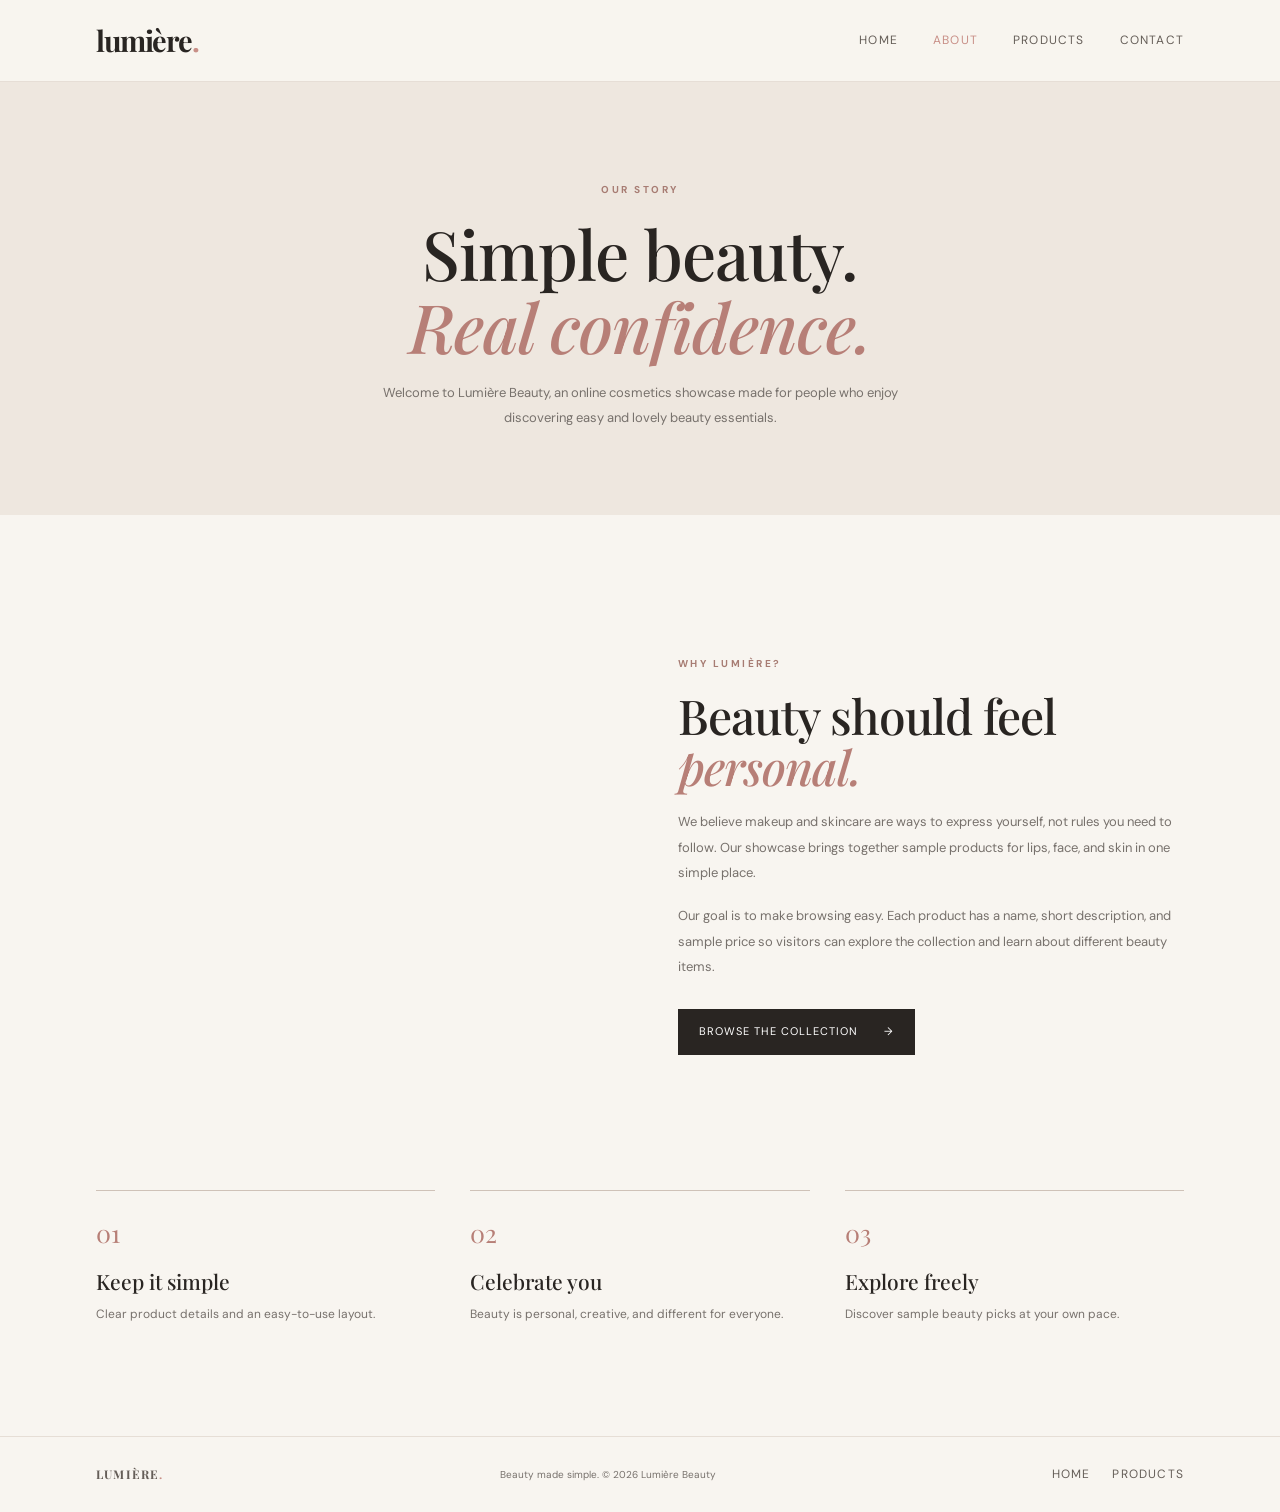
<file: about.html>
<!DOCTYPE html>
<html lang="en">
<head>
  <meta charset="UTF-8">
  <meta name="viewport" content="width=device-width, initial-scale=1.0">
  <meta name="description" content="Learn about Lumière Beauty and our simple approach to everyday cosmetics.">
  <title>About | Lumière Beauty</title>
  <link rel="stylesheet" href="css/style.css">
</head>
<body>
  <header class="site-header">
    <a class="logo" href="index.html">lumière<span>.</span></a>
    <nav class="main-nav" aria-label="Main navigation">
      <a href="index.html">Home</a><a class="active" href="about.html">About</a><a href="gallery.html">Products</a><a href="index.html#contact">Contact</a>
    </nav>
  </header>
  <main>
    <section class="page-hero about-hero">
      <p class="eyebrow">OUR STORY</p><h1>Simple beauty.<br><em>Real confidence.</em></h1>
      <p>Welcome to Lumière Beauty, an online cosmetics showcase made for people who enjoy discovering easy and lovely beauty essentials.</p>
    </section>
    <section class="about-layout section-wrap">
      <div class="about-photo" role="img" aria-label="Beauty products arranged on a clean vanity"></div>
      <div class="about-text">
        <p class="eyebrow">WHY LUMIÈRE?</p><h2>Beauty should feel<br><em>personal.</em></h2>
        <p>We believe makeup and skincare are ways to express yourself, not rules you need to follow. Our showcase brings together sample products for lips, face, and skin in one simple place.</p>
        <p>Our goal is to make browsing easy. Each product has a name, short description, and sample price so visitors can explore the collection and learn about different beauty items.</p>
        <a class="button button-dark" href="gallery.html">Browse the collection <span aria-hidden="true">→</span></a>
      </div>
    </section>
    <section class="values section-wrap">
      <div><span class="value-number">01</span><h3>Keep it simple</h3><p>Clear product details and an easy-to-use layout.</p></div>
      <div><span class="value-number">02</span><h3>Celebrate you</h3><p>Beauty is personal, creative, and different for everyone.</p></div>
      <div><span class="value-number">03</span><h3>Explore freely</h3><p>Discover sample beauty picks at your own pace.</p></div>
    </section>
  </main>
  <footer class="site-footer"><a class="logo footer-logo" href="index.html">lumière<span>.</span></a><p>Beauty made simple. © 2026 Lumière Beauty</p><div><a href="index.html">Home</a><a href="gallery.html">Products</a></div></footer>
</body>
</html>
</file>
<file: css/style.css>
@import url('https://fonts.googleapis.com/css2?family=DM+Sans:wght@400;500;600;700&family=Playfair+Display:ital,wght@0,500;0,600;0,700;1,500;1,600&display=swap');

:root{--ink:#292522;--muted:#77716c;--cream:#f8f5f0;--sand:#e9dfd4;--rose:#c88f87;--line:#e6ded6;--white:#fff}
*{box-sizing:border-box}
html{scroll-behavior:smooth}
body{margin:0;background:var(--cream);color:var(--ink);font-family:'DM Sans',Arial,sans-serif;line-height:1.6}
a{color:inherit;text-decoration:none}
.site-header{height:82px;padding:0 7.5%;display:flex;align-items:center;justify-content:space-between;background:rgba(248,245,240,.96);border-bottom:1px solid var(--line);position:relative;z-index:2}
.logo{font-family:'Playfair Display',Georgia,serif;font-size:29px;font-weight:700;letter-spacing:-1.5px}
.logo span{color:var(--rose)}
.main-nav{display:flex;gap:35px;align-items:center}
.main-nav a,.site-footer a{font-size:12px;letter-spacing:1.2px;text-transform:uppercase;color:#655e58}
.main-nav a:hover,.main-nav a.active,.site-footer a:hover{color:var(--rose)}
.hero{min-height:620px;display:grid;grid-template-columns:1fr 1fr;position:relative;background:#eee7df}
.hero-copy{padding:105px 8% 80px 15%;align-self:center}
.eyebrow{font-size:10px;letter-spacing:2.5px;font-weight:700;color:#a77c73;margin:0 0 18px}
h1,h2,h3,p{margin-top:0}
h1,h2{font-family:'Playfair Display',Georgia,serif;font-weight:500;line-height:1.08;letter-spacing:-1px}
h1{font-size:clamp(48px,6vw,76px);margin-bottom:22px}
h1 em,h2 em{font-weight:500;color:#b77f77}
.hero-text{max-width:410px;color:#6e665f;font-size:14px;line-height:1.9;margin-bottom:30px}
.button{display:inline-flex;align-items:center;gap:26px;padding:14px 21px;font-size:11px;letter-spacing:1px;text-transform:uppercase;transition:.2s}
.button-dark{background:var(--ink);color:white}
.button-dark:hover{background:#9e716b}
.hero-note{font-family:'Playfair Display',Georgia,serif;font-style:italic;color:#8d8178;font-size:13px;margin-top:24px}
.hero-image{background:url('https://images.unsplash.com/photo-1596462502278-27bfdc403348?auto=format&fit=crop&w=1400&q=90') center/cover no-repeat;min-height:620px}
.hero-stamp{position:absolute;right:44%;bottom:55px;background:#f8f5f0;color:#a77c73;border:1px solid #d6c4b8;width:94px;height:94px;border-radius:50%;display:grid;place-content:center;text-align:center;font-size:9px;letter-spacing:2px;line-height:1.6;transform:rotate(10deg)}
.section-wrap{width:min(1100px,85%);margin:0 auto}
.intro{text-align:center;padding:100px 0 55px}
.intro h2,.section-heading h2,.about-text h2,.contact h2{font-size:clamp(34px,4vw,48px);margin-bottom:16px}
.section-lead{max-width:560px;margin:0 auto;color:var(--muted);font-size:13px;line-height:1.9}
.feature-grid{display:grid;grid-template-columns:repeat(3,1fr);gap:17px;padding-bottom:105px}
.feature-card{height:320px;padding:26px;display:flex;align-items:flex-end;background-size:cover;background-position:center;position:relative;overflow:hidden;color:white}
.feature-card:before{content:"";position:absolute;inset:0;background:linear-gradient(0deg,rgba(35,28,25,.7),transparent 70%)}
.feature-card>div{position:relative}
.feature-one{background-image:url('https://images.unsplash.com/photo-1522335789203-aabd1fc54bc9?auto=format&fit=crop&w=900&q=85')}
.feature-two{background-image:url('https://images.unsplash.com/photo-1586495777744-4413f21062fa?auto=format&fit=crop&w=900&q=85')}
.feature-three{background-image:url('https://images.unsplash.com/photo-1608248543803-ba4f8c70ae0b?auto=format&fit=crop&w=900&q=85')}
.card-kicker,.product-type{font-size:9px;letter-spacing:2px;font-weight:700}
.feature-card h3{font-family:'Playfair Display',Georgia,serif;font-size:30px;line-height:1.1;font-weight:500;margin:10px 0 15px}
.text-link{font-size:10px;letter-spacing:1.2px;text-transform:uppercase;border-bottom:1px solid currentColor;padding-bottom:5px}
.best-sellers{padding-bottom:110px}
.section-heading{display:flex;justify-content:space-between;align-items:end;margin-bottom:32px}
.section-heading h2{margin:0}
.dark-link{color:var(--ink);margin-bottom:8px}
.product-grid{display:grid;grid-template-columns:repeat(3,1fr);gap:25px}
.product-card img{width:100%;height:310px;object-fit:cover;display:block;background:#e9dfd4;transition:transform .4s}
.product-card>a{display:block;overflow:hidden}
.product-card>a:hover img{transform:scale(1.035)}
.product-type{color:#a77c73;margin:17px 0 6px}
.product-card h3{font-family:'Playfair Display',Georgia,serif;font-size:20px;font-weight:500;margin-bottom:4px}
.price{font-size:12px;font-weight:700;color:#6c625a;margin-bottom:0}
.description{font-size:12px;color:var(--muted);min-height:38px;margin-bottom:8px}
.quote-band{background:#e9dfd4;text-align:center;padding:75px 20px}
.quote{font-family:'Playfair Display',Georgia,serif;font-size:clamp(22px,3vw,34px);font-style:italic;max-width:760px;margin:0 auto;color:#5d514a;line-height:1.45}
.contact{display:grid;grid-template-columns:1fr 1fr;gap:50px;padding-top:90px;padding-bottom:95px}
.contact-copy{padding-top:12px;max-width:420px}
.contact-copy>p{font-size:13px;color:var(--muted);line-height:1.9}
.small-note{font-size:10px!important;margin-top:18px}
.site-footer{border-top:1px solid var(--line);padding:28px 7.5%;display:flex;justify-content:space-between;align-items:center;gap:20px}
.footer-logo{font-size:23px}
.site-footer p{font-size:10px;color:var(--muted);margin:0}
.site-footer div{display:flex;gap:22px}
.page-hero{text-align:center;padding:100px 20px 85px;background:#eee7df}
.page-hero h1{font-size:clamp(46px,6vw,68px);margin-bottom:18px}
.page-hero>p:not(.eyebrow){max-width:520px;margin:0 auto;color:var(--muted);font-size:13px;line-height:1.9}
.about-layout{display:grid;grid-template-columns:1fr 1fr;gap:75px;align-items:center;padding-top:95px;padding-bottom:90px}
.about-photo{min-height:490px;background:url('https://images.unsplash.com/photo-1601049541289-9b1b7bbbfe19?auto=format&fit=crop&w=1100&q=85') center/cover no-repeat}
.about-text p:not(.eyebrow){font-size:13px;color:var(--muted);line-height:1.95;margin-bottom:18px}
.about-text .button{margin-top:12px}
.values{display:grid;grid-template-columns:repeat(3,1fr);gap:35px;padding-bottom:100px}
.values>div{border-top:1px solid #cfc2b8;padding-top:22px}
.value-number{font-family:'Playfair Display',Georgia,serif;font-size:25px;color:#b77f77}
.values h3{font-family:'Playfair Display',Georgia,serif;font-size:21px;font-weight:500;margin:12px 0 6px}
.values p{font-size:12px;color:var(--muted)}
.category-links{display:flex;justify-content:center;gap:12px;margin-top:30px}
.category-links a{border:1px solid #cfc2b8;padding:9px 18px;font-size:10px;letter-spacing:1px;text-transform:uppercase}
.category-links a:hover{background:var(--ink);color:white;border-color:var(--ink)}
.catalog-section{padding-top:75px;padding-bottom:25px;scroll-margin-top:20px}
.catalog-section+.catalog-section{padding-top:65px}
.category-description{font-size:12px;color:var(--muted);margin-bottom:8px}
.catalog-note{margin:85px auto 90px;background:#e9dfd4;padding:28px 7.5%;display:flex;justify-content:center;gap:25px;align-items:center;text-align:left}
.catalog-note p{font-size:10px;letter-spacing:2px;font-weight:700;color:#a77c73;margin:0}
.catalog-note span{font-size:11px;color:#6d625a;max-width:650px}
@media(max-width:760px){
 .site-header{height:auto;min-height:76px;padding:17px 6%;flex-direction:column;gap:12px}
 .main-nav{gap:17px;flex-wrap:wrap;justify-content:center}
 .main-nav a{font-size:10px}
 .hero{grid-template-columns:1fr}
 .hero-copy{padding:75px 8% 55px}
 .hero-image{min-height:360px}
 .hero-stamp{right:8%;bottom:320px;width:78px;height:78px}
 .section-wrap{width:88%}
 .intro{padding-top:75px}
 .feature-grid,.product-grid{grid-template-columns:1fr 1fr}
 .feature-card{height:260px}
 .product-card img{height:250px}
 .contact,.about-layout{grid-template-columns:1fr;gap:30px}
 .about-photo{min-height:360px}
 .values{grid-template-columns:1fr;gap:22px}
 .section-heading{align-items:start;gap:15px;flex-direction:column}
 .catalog-note{margin:60px 6%;padding:25px;display:block}
 .catalog-note span{display:block;margin-top:8px}
 .site-footer{flex-direction:column;text-align:center}
}
@media(max-width:480px){
 .feature-grid,.product-grid{grid-template-columns:1fr}
 .feature-card{height:300px}
 .product-card img{height:320px}
 .category-links{gap:7px;flex-wrap:wrap}
 .category-links a{padding:8px 12px}
}
</file>
